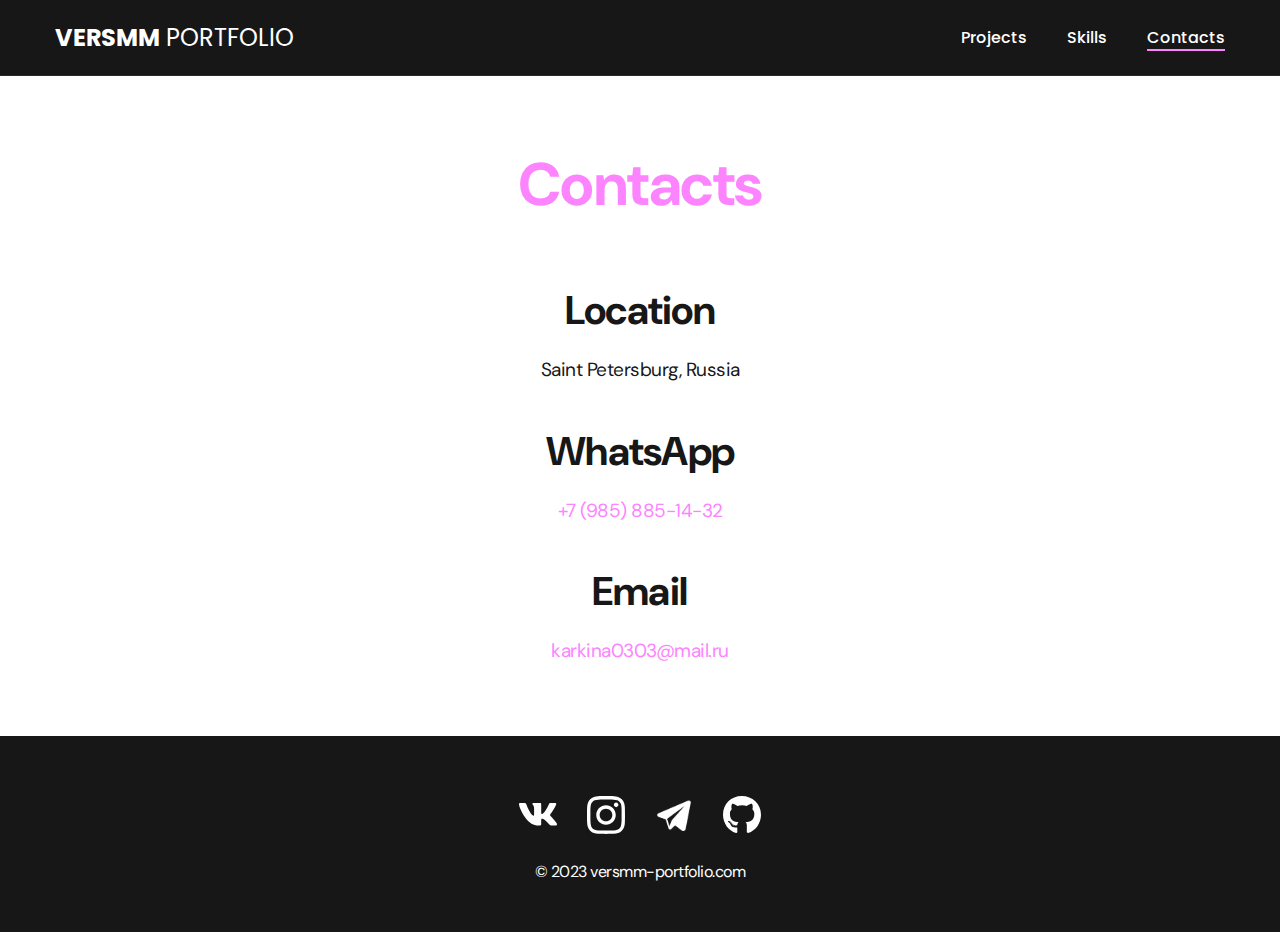
<file: contacts.html>
<!DOCTYPE html>
<html lang="en">
<head>
    <meta charset="UTF-8">
    <meta http-equiv="X-UA-Compatible" content="IE=edge">
    <meta name="viewport" content="width=device-width, initial-scale=1.0">
    <title>Smm portfolio</title>
    <link rel="stylesheet" href="./css/main.css">
</head>
<body>
    <nav class="nav">
        <div class="container">
            <div class="nav-row">
                <a href="./index.html" class="logo"><strong>VERSMM</strong> PORTFOLIO</a>
                <ul class="nav-list">
                    <li class="nav-list__item"><a href="./index.html" class="nav-list__link">Projects</a></li>
                    <li class="nav-list__item"><a href="./skills.html" class="nav-list__link">Skills</a></li>
                    <li class="nav-list__item"><a href="./contacts.html" class="nav-list__link nav-list__link--active">Contacts</a></li>
                </ul>
            </div>
        </div>
    </nav>

    <main class="section">
        <div class="container">
            <h1 class="title-1">Contacts</h1>

            <ul class="content-list">
                <li class="content-list__item">
                    <h2 class="title-2">Location</h2>
                    <p>Saint Petersburg, Russia</p>
                </li>
                <li class="content-list__item">
                    <h2 class="title-2">WhatsApp</h2>
                    <p><a href="tel:+79858851432">+7 (985) 885-14-32</a></p>
                </li>
                <li class="content-list__item">
                    <h2 class="title-2">Email</h2>
                    <p><a href="mailto:karkina0303@mail.ru">karkina0303@mail.ru</a></p>
                </li>
            </ul>
        </div>
    </main>

    <footer class="footer">
        <div class="container">
            <div class="footer__wrapper">
                <ul class="social">
                    <li class="social__item"><a href="https://vk.com/verruunya"><img src="./img/icons/vk.svg" alt="Link"></a></li>
                    <li class="social__item"><a href="https://instagram.com/verruunya?igshid=NTc4MTIwNjQ2YQ=="><img src="./img/icons/instagram.svg" alt="Link"></a></li>
                    <li class="social__item"><a href="https://t.me/verruunya"><img src="./img/icons/tg.svg" alt="Link"></a></li>
                    <li class="social__item"><a href="https://github.com/Verchik14"><img src="./img/icons/gitHub.svg" alt="Link"></a></li>
                </ul>
                <div class="copyright">
                    <p>© 2023 versmm-portfolio.com</p>
                </div>
            </div>
        </div>
    </footer>

</body>
</html>
</file>
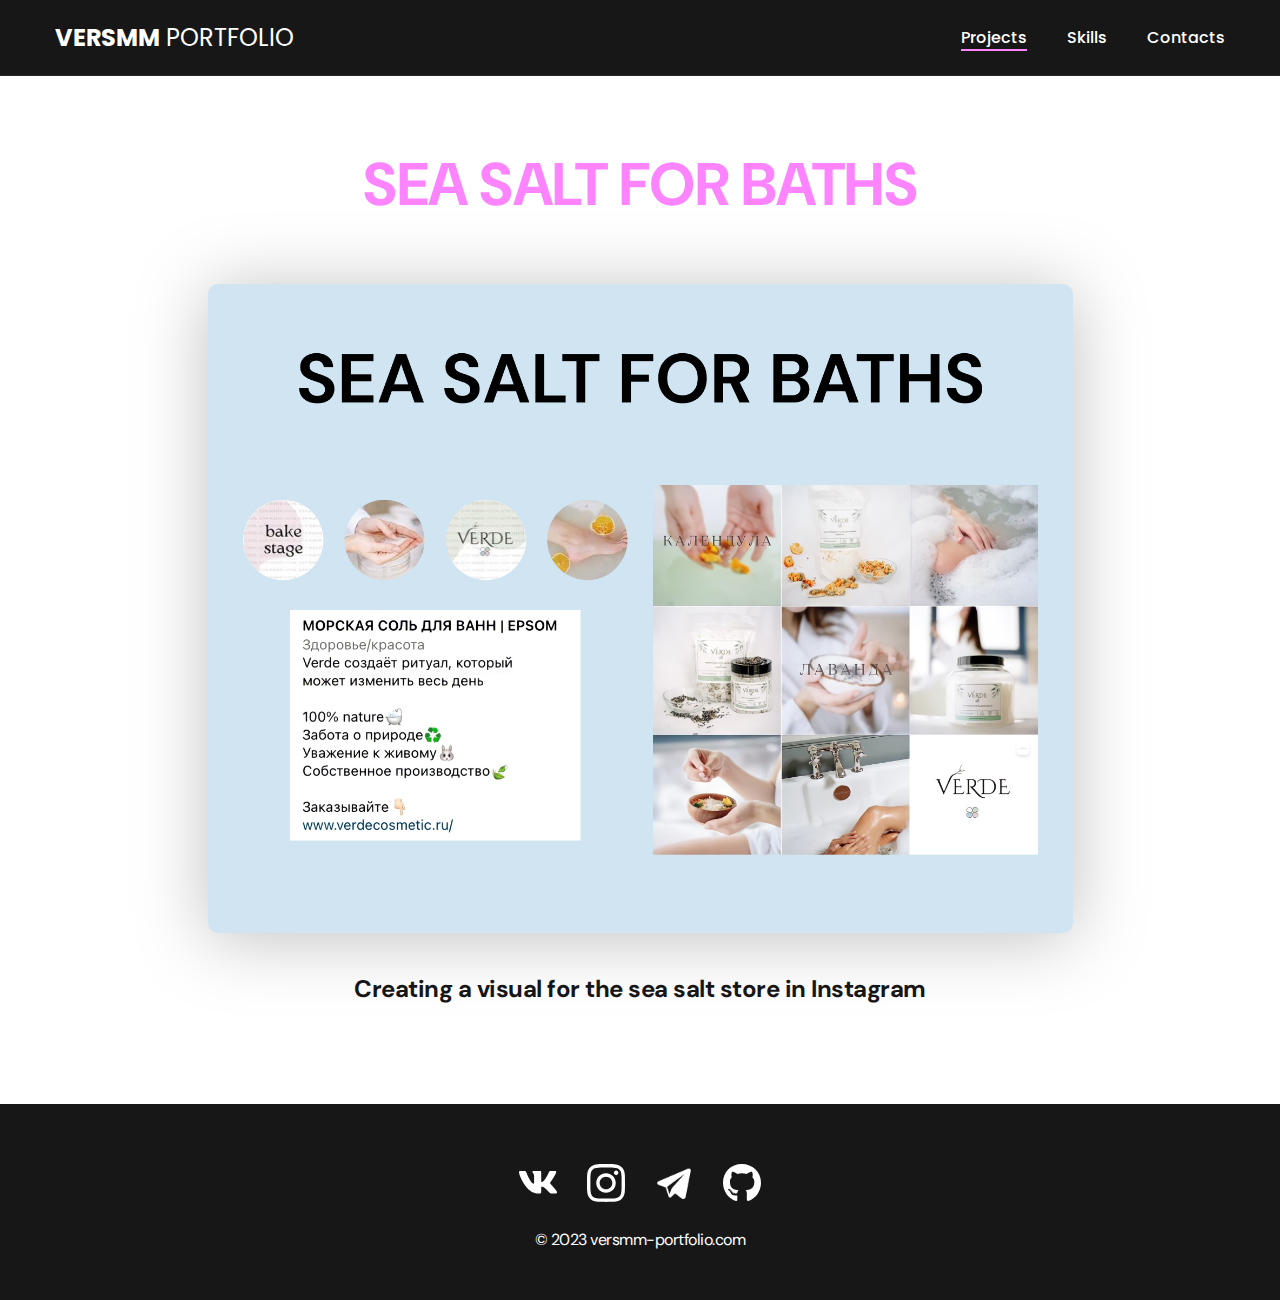
<file: project-page1.html>
<!DOCTYPE html>
<html lang="en">
<head>
    <meta charset="UTF-8">
    <meta http-equiv="X-UA-Compatible" content="IE=edge">
    <meta name="viewport" content="width=device-width, initial-scale=1.0">
    <title>Smm portfolio</title>
    <link rel="stylesheet" href="./css/main.css">
</head>
<body>
    <nav class="nav">
        <div class="container">
            <div class="nav-row">
                <a href="./index.html" class="logo"><strong>VERSMM</strong> PORTFOLIO</a>
                <ul class="nav-list">
                    <li class="nav-list__item"><a href="./index.html" class="nav-list__link nav-list__link--active">Projects</a></li>
                    <li class="nav-list__item"><a href="./skills.html" class="nav-list__link">Skills</a></li>
                    <li class="nav-list__item"><a href="./contacts.html" class="nav-list__link">Contacts</a></li>
                </ul>
            </div>
        </div>
    </nav>

    <main class="section">
        <div class="container">
            <div class="project-details">
                <h1 class="title-1">SEA SALT FOR BATHS</h1>

                <img src="./img/projects/projects_inside/SEA1.jpg" alt="" class="project-details__cover">

                <div class="project-details__desc">
                    <p>Creating a visual for the sea salt store in Instagram</p>
                </div>
            
            </div>
           
        </div>
    </main>

    <footer class="footer">
        <div class="container">
            <div class="footer__wrapper">
                <ul class="social">
                    <li class="social__item"><a href="https://vk.com/verruunya"><img src="./img/icons/vk.svg" alt="Link"></a></li>
                    <li class="social__item"><a href="https://instagram.com/verruunya?igshid=NTc4MTIwNjQ2YQ=="><img src="./img/icons/instagram.svg" alt="Link"></a></li>
                    <li class="social__item"><a href="https://t.me/verruunya"><img src="./img/icons/tg.svg" alt="Link"></a></li>
                    <li class="social__item"><a href="https://github.com/Verchik14"><img src="./img/icons/gitHub.svg" alt="Link"></a></li>
                </ul>
                <div class="copyright">
                    <p>© 2023 versmm-portfolio.com</p>
                </div>
            </div>
        </div>
    </footer>

</body>
</html>
</file>
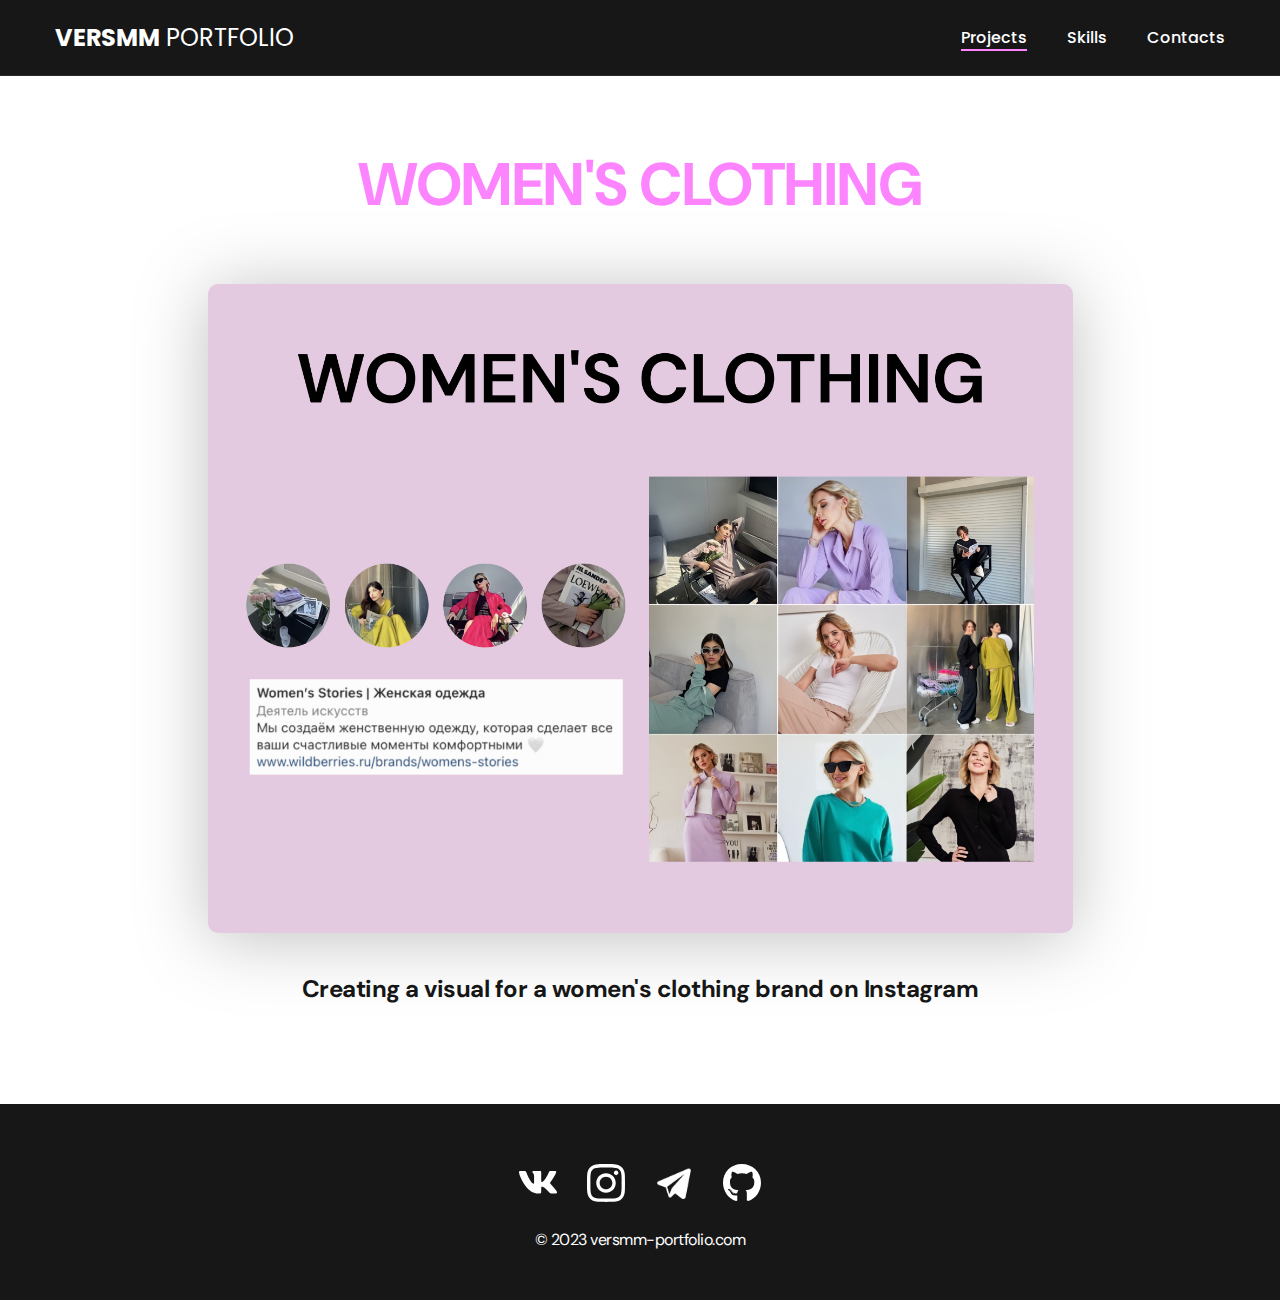
<file: project-page2.html>
<!DOCTYPE html>
<html lang="en">
<head>
    <meta charset="UTF-8">
    <meta http-equiv="X-UA-Compatible" content="IE=edge">
    <meta name="viewport" content="width=device-width, initial-scale=1.0">
    <title>Smm portfolio</title>
    <link rel="stylesheet" href="./css/main.css">
</head>
<body>
    <nav class="nav">
        <div class="container">
            <div class="nav-row">
                <a href="./index.html" class="logo"><strong>VERSMM</strong> PORTFOLIO</a>
                <ul class="nav-list">
                    <li class="nav-list__item"><a href="./index.html" class="nav-list__link nav-list__link--active">Projects</a></li>
                    <li class="nav-list__item"><a href="./skills.html" class="nav-list__link">Skills</a></li>
                    <li class="nav-list__item"><a href="./contacts.html" class="nav-list__link">Contacts</a></li>
                </ul>
            </div>
        </div>
    </nav>

    <main class="section">
        <div class="container">
            <div class="project-details">
                <h1 class="title-1">WOMEN'S CLOTHING</h1>

                <img src="./img/projects/projects_inside/WOMEN1.jpg" alt="" class="project-details__cover">

                <div class="project-details__desc">
                    <p>Creating a visual for a women's clothing brand on Instagram</p>
                </div>
            
            </div>
           
        </div>
    </main>

    <footer class="footer">
        <div class="container">
            <div class="footer__wrapper">
                <ul class="social">
                    <li class="social__item"><a href="https://vk.com/verruunya"><img src="./img/icons/vk.svg" alt="Link"></a></li>
                    <li class="social__item"><a href="https://instagram.com/verruunya?igshid=NTc4MTIwNjQ2YQ=="><img src="./img/icons/instagram.svg" alt="Link"></a></li>
                    <li class="social__item"><a href="https://t.me/verruunya"><img src="./img/icons/tg.svg" alt="Link"></a></li>
                    <li class="social__item"><a href="https://github.com/Verchik14"><img src="./img/icons/gitHub.svg" alt="Link"></a></li>
                </ul>
                <div class="copyright">
                    <p>© 2023 versmm-portfolio.com</p>
                </div>
            </div>
        </div>
    </footer>

</body>
</html>
</file>
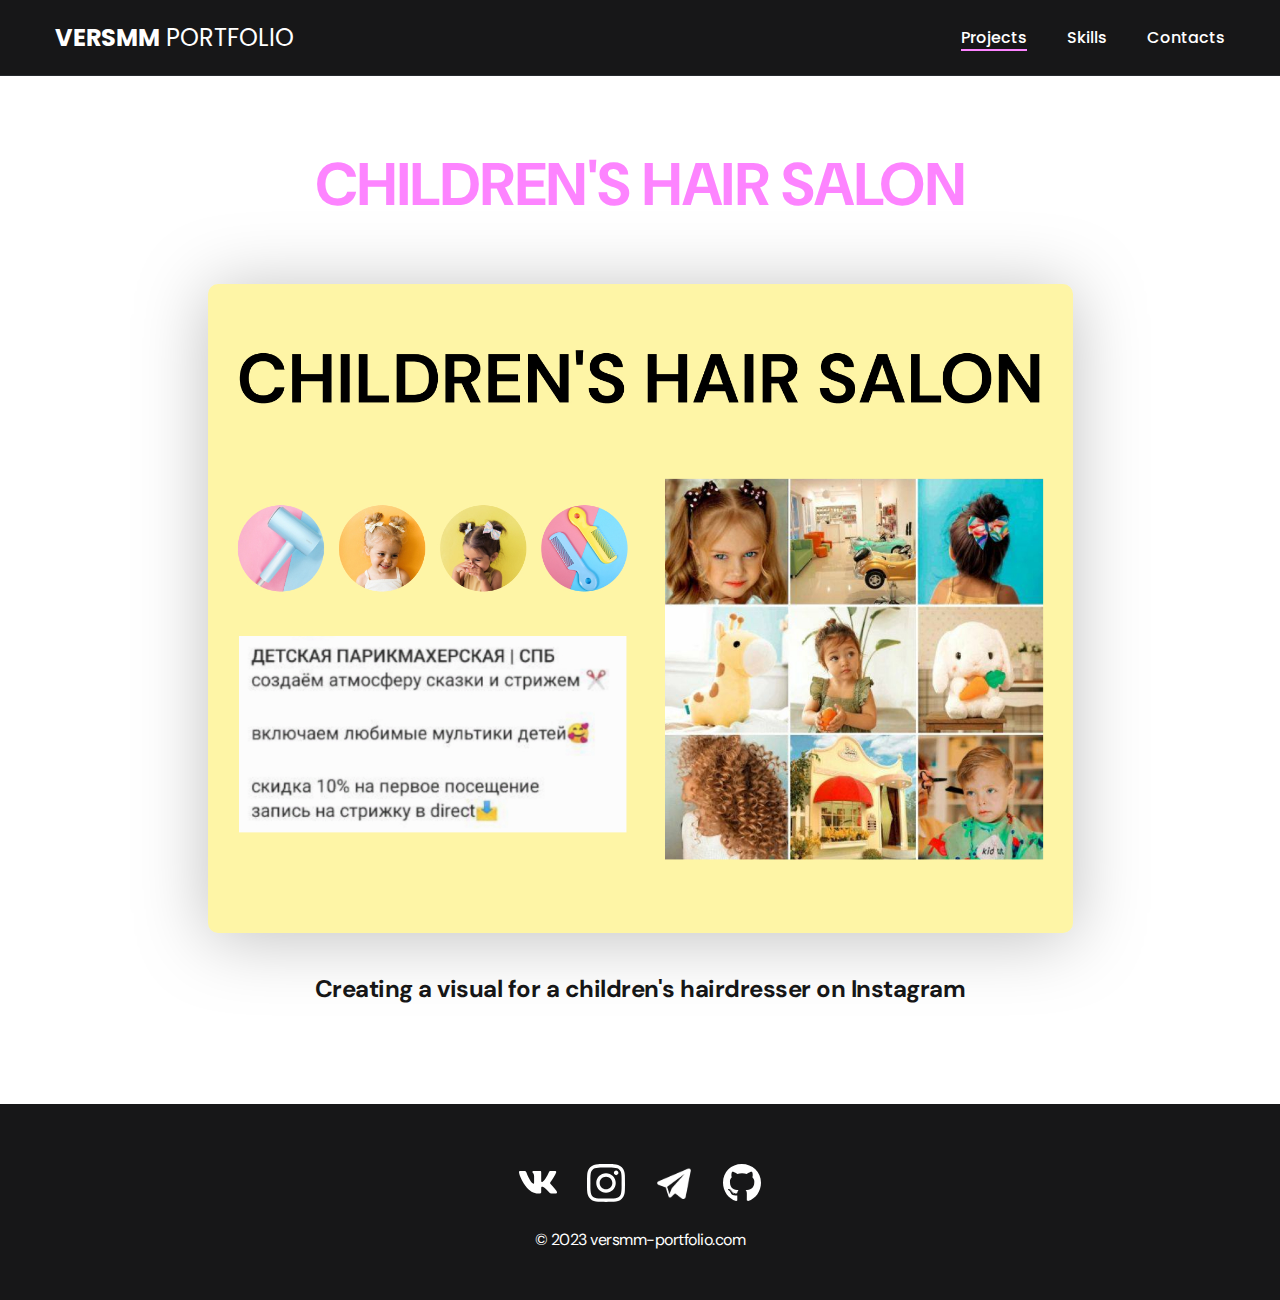
<file: project-page3.html>
<!DOCTYPE html>
<html lang="en">
<head>
    <meta charset="UTF-8">
    <meta http-equiv="X-UA-Compatible" content="IE=edge">
    <meta name="viewport" content="width=device-width, initial-scale=1.0">
    <title>Smm portfolio</title>
    <link rel="stylesheet" href="./css/main.css">
</head>
<body>
    <nav class="nav">
        <div class="container">
            <div class="nav-row">
                <a href="./index.html" class="logo"><strong>VERSMM</strong> PORTFOLIO</a>
                <ul class="nav-list">
                    <li class="nav-list__item"><a href="./index.html" class="nav-list__link nav-list__link--active">Projects</a></li>
                    <li class="nav-list__item"><a href="./skills.html" class="nav-list__link">Skills</a></li>
                    <li class="nav-list__item"><a href="./contacts.html" class="nav-list__link">Contacts</a></li>
                </ul>
            </div>
        </div>
    </nav>

    <main class="section">
        <div class="container">
            <div class="project-details">
                <h1 class="title-1">CHILDREN'S HAIR SALON</h1>

                <img src="./img/projects/projects_inside/HAIR1.jpg" alt="" class="project-details__cover">

                <div class="project-details__desc">
                    <p>Creating a visual for a children's hairdresser on Instagram</p>
                </div>
            
            </div>
           
        </div>
    </main>

    <footer class="footer">
        <div class="container">
            <div class="footer__wrapper">
                <ul class="social">
                    <li class="social__item"><a href="https://vk.com/verruunya"><img src="./img/icons/vk.svg" alt="Link"></a></li>
                    <li class="social__item"><a href="https://instagram.com/verruunya?igshid=NTc4MTIwNjQ2YQ=="><img src="./img/icons/instagram.svg" alt="Link"></a></li>
                    <li class="social__item"><a href="https://t.me/verruunya"><img src="./img/icons/tg.svg" alt="Link"></a></li>
                    <li class="social__item"><a href="https://github.com/Verchik14"><img src="./img/icons/gitHub.svg" alt="Link"></a></li>
                </ul>
                <div class="copyright">
                    <p>© 2023 versmm-portfolio.com</p>
                </div>
            </div>
        </div>
    </footer>

</body>
</html>
</file>
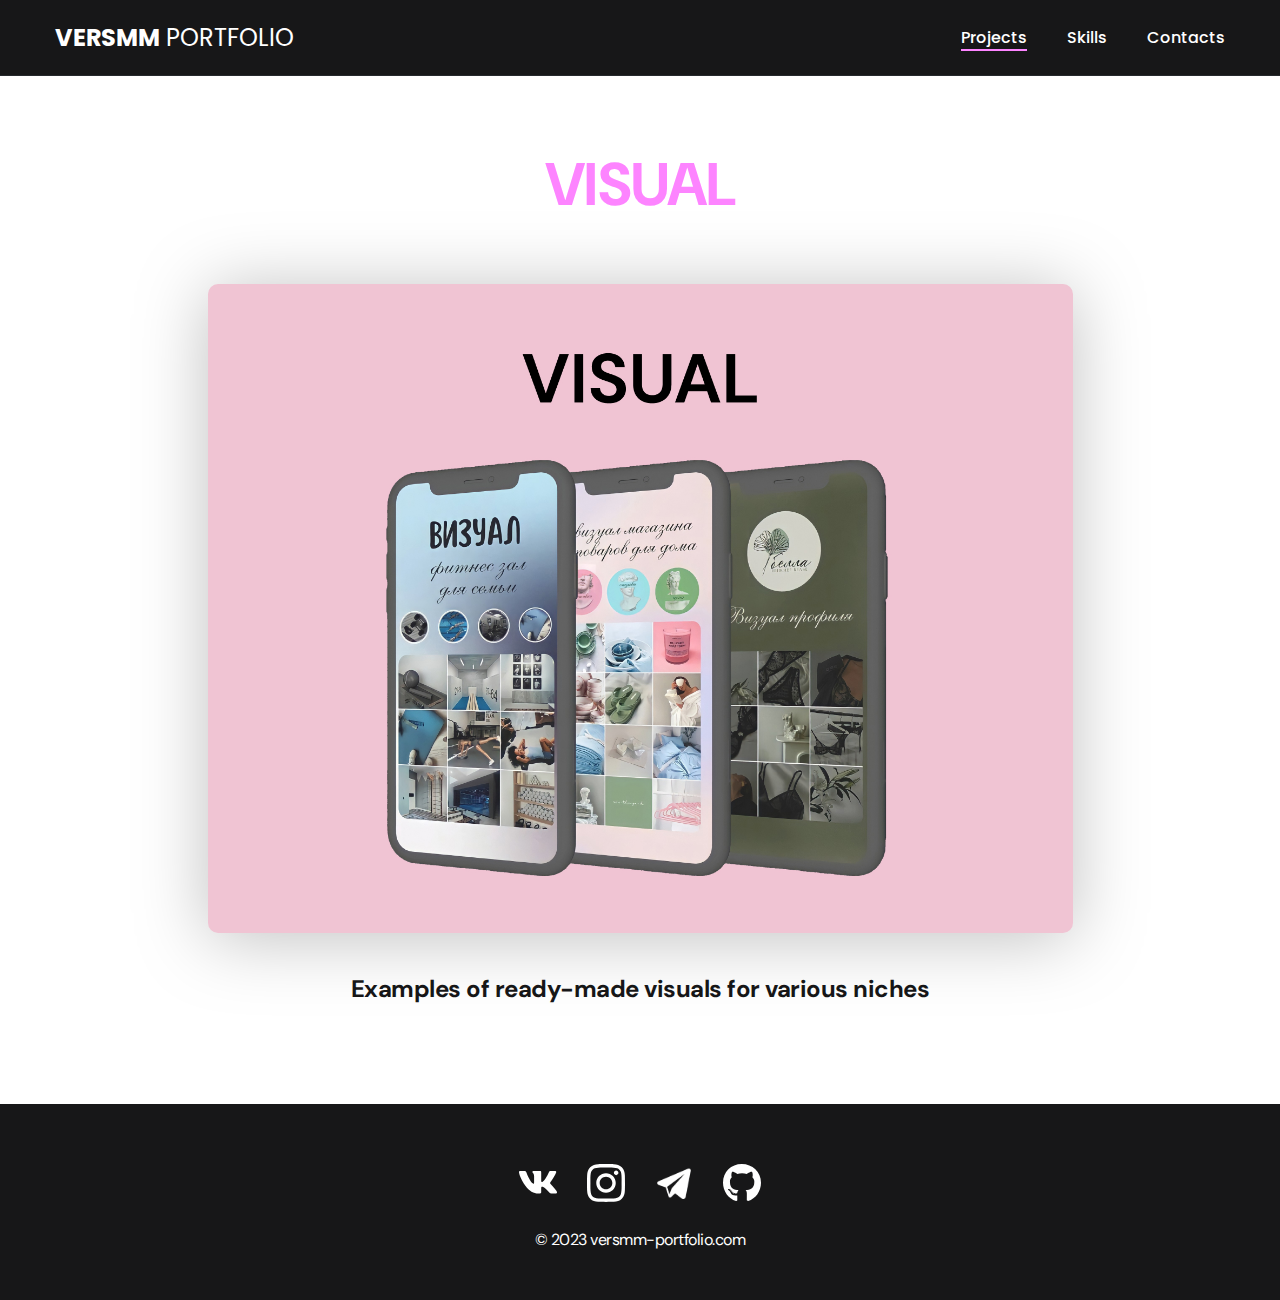
<file: project-page4.html>
<!DOCTYPE html>
<html lang="en">
<head>
    <meta charset="UTF-8">
    <meta http-equiv="X-UA-Compatible" content="IE=edge">
    <meta name="viewport" content="width=device-width, initial-scale=1.0">
    <title>Smm portfolio</title>
    <link rel="stylesheet" href="./css/main.css">
</head>
<body>
    <nav class="nav">
        <div class="container">
            <div class="nav-row">
                <a href="./index.html" class="logo"><strong>VERSMM</strong> PORTFOLIO</a>
                <ul class="nav-list">
                    <li class="nav-list__item"><a href="./index.html" class="nav-list__link nav-list__link--active">Projects</a></li>
                    <li class="nav-list__item"><a href="./skills.html" class="nav-list__link">Skills</a></li>
                    <li class="nav-list__item"><a href="./contacts.html" class="nav-list__link">Contacts</a></li>
                </ul>
            </div>
        </div>
    </nav>

    <main class="section">
        <div class="container">
            <div class="project-details">
                <h1 class="title-1">VISUAL</h1>

                <img src="./img/projects/projects_inside/VISUAL1.jpg" alt="" class="project-details__cover">

                <div class="project-details__desc">
                    <p>Examples of ready-made visuals for various niches</p>
                </div>
            
            </div>
           
        </div>
    </main>

    <footer class="footer">
        <div class="container">
            <div class="footer__wrapper">
                <ul class="social">
                    <li class="social__item"><a href="https://vk.com/verruunya"><img src="./img/icons/vk.svg" alt="Link"></a></li>
                    <li class="social__item"><a href="https://instagram.com/verruunya?igshid=NTc4MTIwNjQ2YQ=="><img src="./img/icons/instagram.svg" alt="Link"></a></li>
                    <li class="social__item"><a href="https://t.me/verruunya"><img src="./img/icons/tg.svg" alt="Link"></a></li>
                    <li class="social__item"><a href="https://github.com/Verchik14"><img src="./img/icons/gitHub.svg" alt="Link"></a></li>
                </ul>
                <div class="copyright">
                    <p>© 2023 versmm-portfolio.com</p>
                </div>
            </div>
        </div>
    </footer>

</body>
</html>
</file>
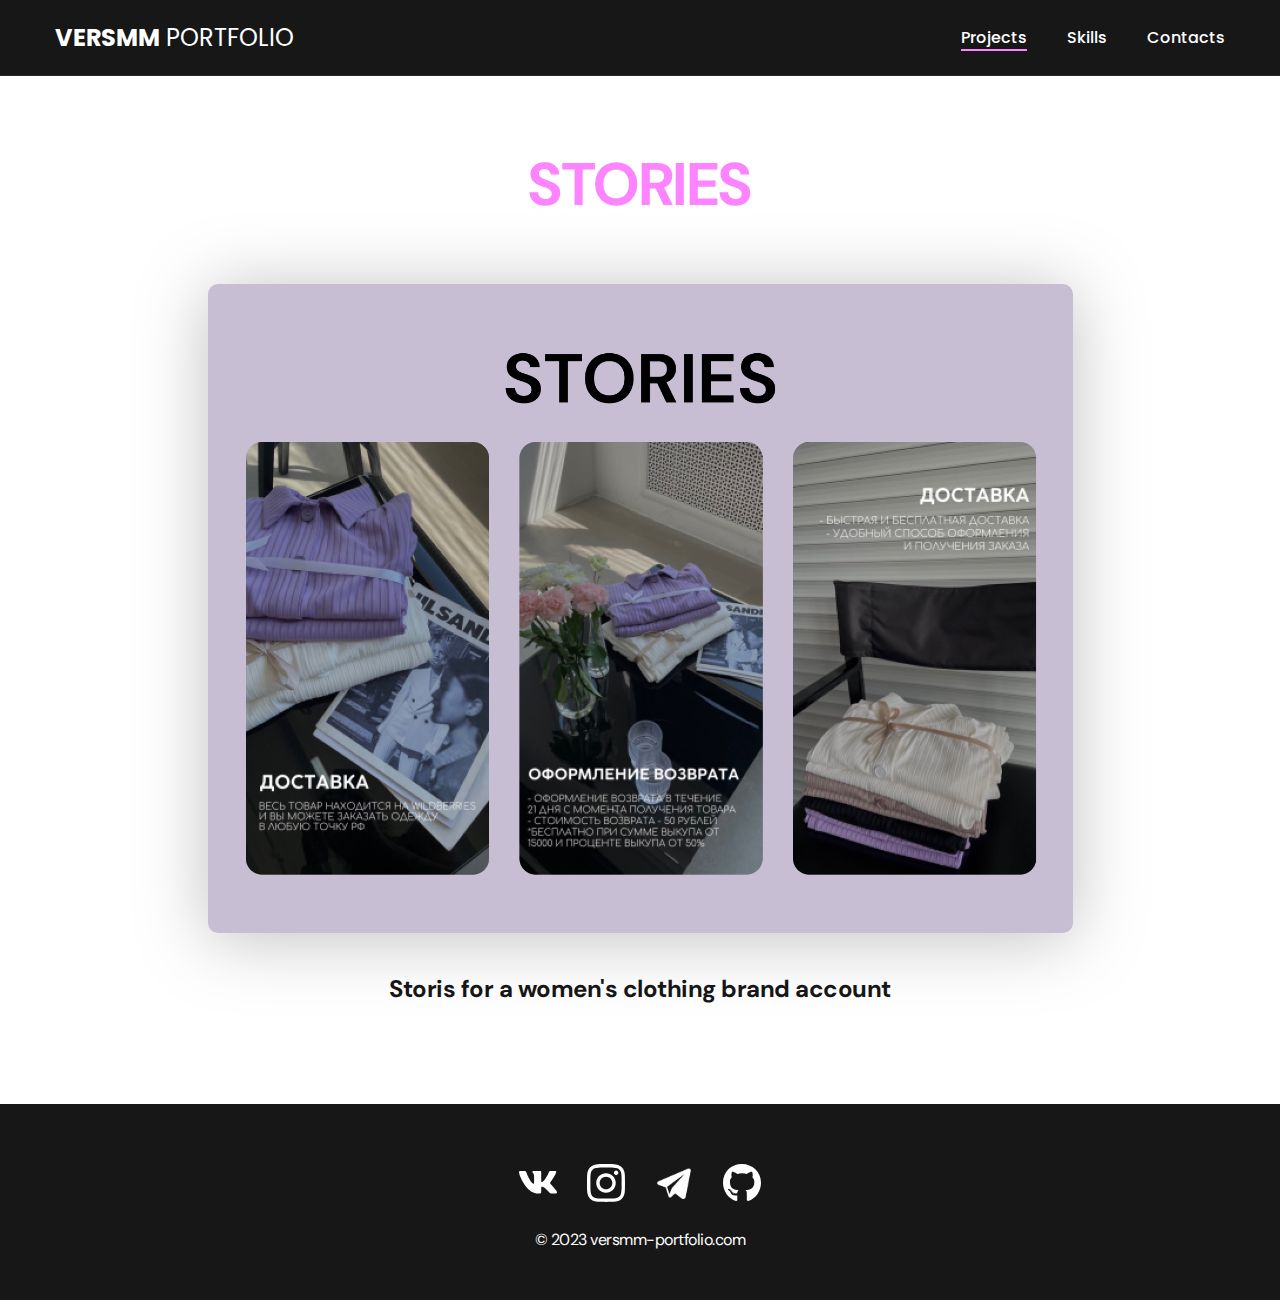
<file: project-page5.html>
<!DOCTYPE html>
<html lang="en">
<head>
    <meta charset="UTF-8">
    <meta http-equiv="X-UA-Compatible" content="IE=edge">
    <meta name="viewport" content="width=device-width, initial-scale=1.0">
    <title>Smm portfolio</title>
    <link rel="stylesheet" href="./css/main.css">
</head>
<body>
    <nav class="nav">
        <div class="container">
            <div class="nav-row">
                <a href="./index.html" class="logo"><strong>VERSMM</strong> PORTFOLIO</a>
                <ul class="nav-list">
                    <li class="nav-list__item"><a href="./index.html" class="nav-list__link nav-list__link--active">Projects</a></li>
                    <li class="nav-list__item"><a href="./skills.html" class="nav-list__link">Skills</a></li>
                    <li class="nav-list__item"><a href="./contacts.html" class="nav-list__link">Contacts</a></li>
                </ul>
            </div>
        </div>
    </nav>

    <main class="section">
        <div class="container">
            <div class="project-details">
                <h1 class="title-1">STORIES</h1>

                <img src="./img/projects/projects_inside/STORIES1.jpg" alt="" class="project-details__cover">

                <div class="project-details__desc">
                    <p>Storis for a women's clothing brand account</p>
                </div>
            
            </div>
           
        </div>
    </main>

    <footer class="footer">
        <div class="container">
            <div class="footer__wrapper">
                <ul class="social">
                    <li class="social__item"><a href="https://vk.com/verruunya"><img src="./img/icons/vk.svg" alt="Link"></a></li>
                    <li class="social__item"><a href="https://instagram.com/verruunya?igshid=NTc4MTIwNjQ2YQ=="><img src="./img/icons/instagram.svg" alt="Link"></a></li>
                    <li class="social__item"><a href="https://t.me/verruunya"><img src="./img/icons/tg.svg" alt="Link"></a></li>
                    <li class="social__item"><a href="https://github.com/Verchik14"><img src="./img/icons/gitHub.svg" alt="Link"></a></li>
                </ul>
                <div class="copyright">
                    <p>© 2023 versmm-portfolio.com</p>
                </div>
            </div>
        </div>
    </footer>

</body>
</html>
</file>
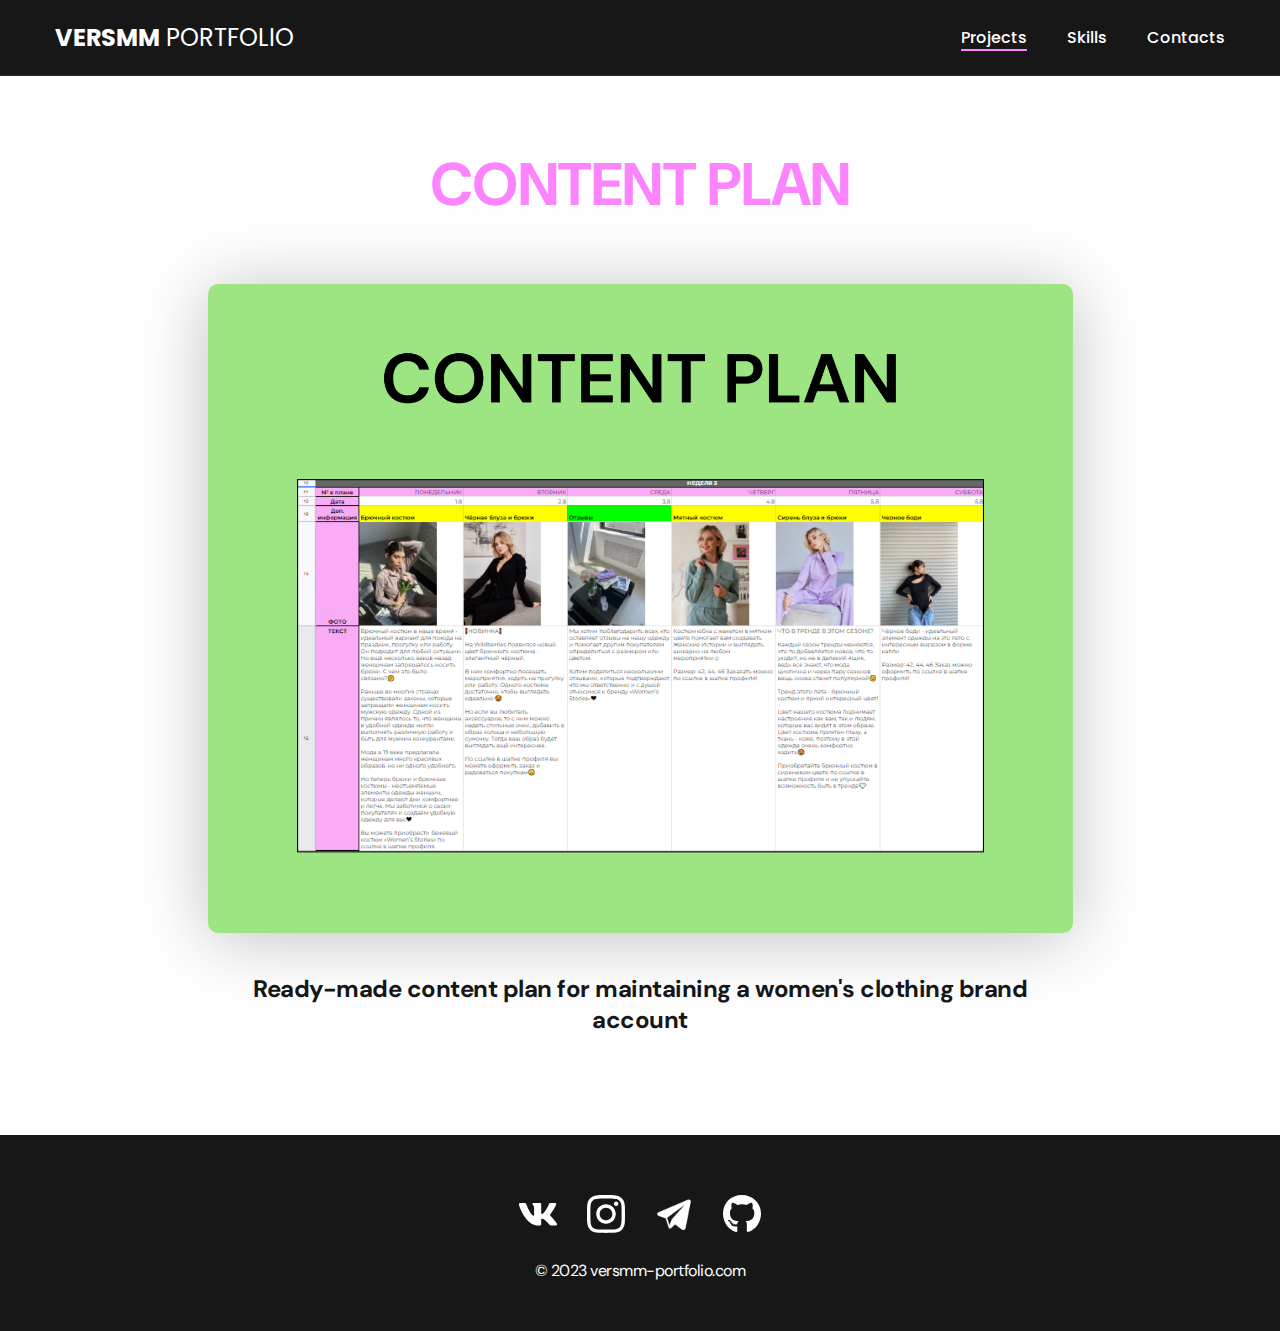
<file: project-page6.html>
<!DOCTYPE html>
<html lang="en">
<head>
    <meta charset="UTF-8">
    <meta http-equiv="X-UA-Compatible" content="IE=edge">
    <meta name="viewport" content="width=device-width, initial-scale=1.0">
    <title>Smm portfolio</title>
    <link rel="stylesheet" href="./css/main.css">
</head>
<body>
    <nav class="nav">
        <div class="container">
            <div class="nav-row">
                <a href="./index.html" class="logo"><strong>VERSMM</strong> PORTFOLIO</a>
                <ul class="nav-list">
                    <li class="nav-list__item"><a href="./index.html" class="nav-list__link nav-list__link--active">Projects</a></li>
                    <li class="nav-list__item"><a href="./skills.html" class="nav-list__link">Skills</a></li>
                    <li class="nav-list__item"><a href="./contacts.html" class="nav-list__link">Contacts</a></li>
                </ul>
            </div>
        </div>
    </nav>

    <main class="section">
        <div class="container">
            <div class="project-details">
                <h1 class="title-1">CONTENT PLAN</h1>

                <img src="./img/projects/projects_inside/CONTENT1.jpg" alt="" class="project-details__cover">

                <div class="project-details__desc">
                    <p>Ready-made content plan for maintaining a women's clothing brand account</p>
                </div>
            
            </div>
           
        </div>
    </main>

    <footer class="footer">
        <div class="container">
            <div class="footer__wrapper">
                <ul class="social">
                    <li class="social__item"><a href="https://vk.com/verruunya"><img src="./img/icons/vk.svg" alt="Link"></a></li>
                    <li class="social__item"><a href="https://instagram.com/verruunya?igshid=NTc4MTIwNjQ2YQ=="><img src="./img/icons/instagram.svg" alt="Link"></a></li>
                    <li class="social__item"><a href="https://t.me/verruunya"><img src="./img/icons/tg.svg" alt="Link"></a></li>
                    <li class="social__item"><a href="https://github.com/Verchik14"><img src="./img/icons/gitHub.svg" alt="Link"></a></li>
                </ul>
                <div class="copyright">
                    <p>© 2023 versmm-portfolio.com</p>
                </div>
            </div>
        </div>
    </footer>

</body>
</html>
</file>
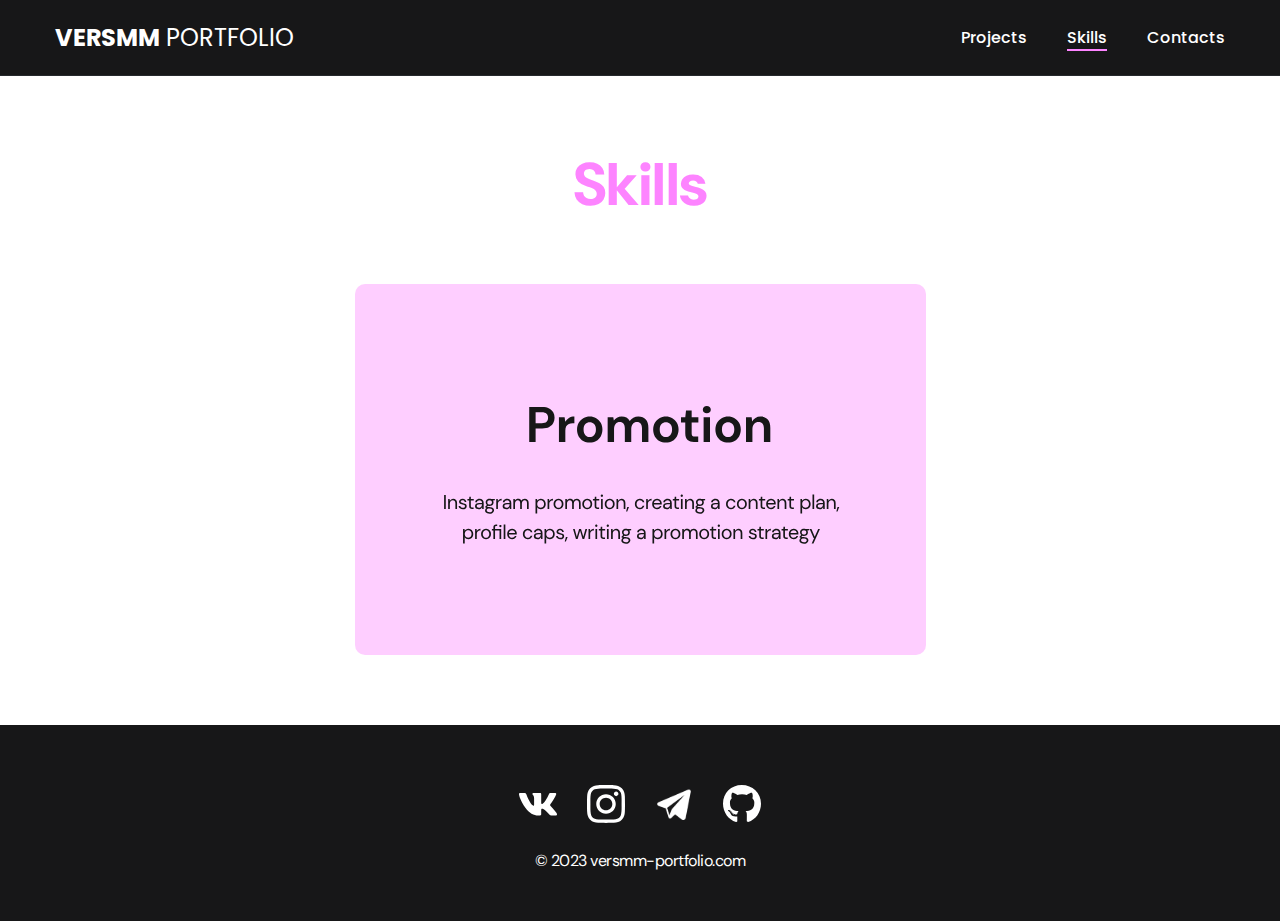
<file: skills.html>
<!DOCTYPE html>
<html lang="en">
<head>
    <meta charset="UTF-8">
    <meta http-equiv="X-UA-Compatible" content="IE=edge">
    <meta name="viewport" content="width=device-width, initial-scale=1.0">
    <title>Smm portfolio</title>
    <link rel="stylesheet" href="./css/main.css">
</head>
<body>
    <nav class="nav">
        <div class="container">
            <div class="nav-row">
                <a href="./index.html" class="logo"><strong>VERSMM</strong> PORTFOLIO</a>
                <ul class="nav-list">
                    <li class="nav-list__item"><a href="./index.html" class="nav-list__link">Projects</a></li>
                    <li class="nav-list__item"><a href="./skills.html" class="nav-list__link nav-list__link--active">Skills</a></li>
                    <li class="nav-list__item"><a href="./contacts.html" class="nav-list__link">Contacts</a></li>
                </ul>
            </div>
        </div>
    </nav>

    <main class="section">
        <div class="container">
            <h1 class="title-1">Skills</h1>
            <div class="slider">
                <img src="./img/skills/skills111.svg" alt="Skills 1">
                <img src="./img/skills/skills222.svg" alt="Skills 2">
                <img src="./img/skills/skills333.svg" alt="Skills 3">
            </div>
        </div>
    </main>

    <footer class="footer">
        <div class="container">
            <div class="footer__wrapper">
                <ul class="social">
                    <li class="social__item"><a href="https://vk.com/verruunya"><img src="./img/icons/vk.svg" alt="Link"></a></li>
                    <li class="social__item"><a href="https://instagram.com/verruunya?igshid=NTc4MTIwNjQ2YQ=="><img src="./img/icons/instagram.svg" alt="Link"></a></li>
                    <li class="social__item"><a href="https://t.me/verruunya"><img src="./img/icons/tg.svg" alt="Link"></a></li>
                    <li class="social__item"><a href="https://github.com/Verchik14"><img src="./img/icons/gitHub.svg" alt="Link"></a></li>
                </ul>
                <div class="copyright">
                    <p>© 2023 versmm-portfolio.com</p>
                </div>
            </div>
        </div>
    </footer>

    <script src="./js/slider.js"></script>

</body>
</html>
</file>
<file: css/main.css>
@import "./reser.css";
@import url('https://fonts.googleapis.com/css2?family=DM+Sans:wght@400;500;700&family=Poppins:wght@400;500;700&display=swap');

/*
font-family: 'DM Sans', sans-serif;
font-family: 'Poppins', sans-serif;
*/


html, body {
    scroll-behavior: smooth;
    font-family: 'DM Sans', sans-serif;
    letter-spacing: -0.5px;
    color: #171718; 
    height: 100%;
    display: flex;
    flex-direction: column;
}

.container {
    margin: 0 auto;
    padding: 0 15px;
    max-width: 1200px;
}

/* Nav */

.nav {
    padding: 20px 0;
    border-bottom: 1px solid #26292D;
    background-color: #171718;
    color: #FFF;
    letter-spacing: normal;
}

.nav-row {
    display: flex;
    justify-content: space-between;
    align-items: center;
    column-gap: 30px;
    row-gap: 20px;
    flex-wrap: wrap;
}

.logo {
    color: #FFF;
    font-size: 24px;
    font-family: 'Poppins', sans-serif;
}

.logo strong {
    font-weight: 700;
}

.nav-list {
    display: flex;
    align-items: center;
    column-gap: 40px;
    font-size: 16px;
    font-weight: 500;
    font-family: 'Poppins', sans-serif;
}


.nav-list__link {
    color: #FFF;
    transition: opacity 0.2s ease-in;
}

.nav-list__link:hover {
    opacity: 0.8;
}

.nav-list__link--active {
    position: relative;
}

.nav-list__link--active::before {
    content: "";

    position: absolute;
    left: 0;
    top: 100%;

    display: block;
    height: 2px;
    width: 100%;
    background-color: #FD84FF;
}

/* Header */

.header {
    padding: 40px 0;
    min-height: 695px;

    display: flex;
    justify-content: center;
    align-items: center;

    background-color: #171718;
    background-image: url(./../img/header_bg.png);
    background-repeat: no-repeat;
    background-size: auto;
    background-position: center center;

    color: #FFF;
    text-align: center;
}

.header__wrapper {
    padding: 0 15px;
    max-width: 660px;
}

.header__title {
    margin-bottom: 20px;
    font-size: 40px;
    font-weight: 700;
    line-height: 1.4;

}

.header__title strong {
    font-size: 60px;
    font-weight: 700;
}

.header__title em {
    font-style: normal;
    color: #FD84FF;
}

.header__text {
    margin-bottom: 40px;
    font-size: 18px;
    line-height: 1.333;
}

/* Btn */

.btn {
    display: inline-block;
    height: 48px;
    padding: 12px 28px;

    border-radius: 5px;
    background-color: #FD84FF;

    color: #171718;
    letter-spacing: 0.15px;
    font-size: 16px;
    font-weight: 500;

    transition: opacity 0.2s ease-in;
}

.btn:hover {
    opacity: 0.8;
}

.btn:active {
    position: relative;
    top: 1px;
}

/* General */

.section {
    padding: 70px 0;
}


.title-1 {
    margin-bottom: 60px;
    font-size: 60px;
    font-weight: 700;
    line-height: 1.3;
    color: #FD84FF;
    text-align: center;
}

.title-2{
    margin-bottom: 20px;

    font-size: 40px;
    font-weight: 700;
    line-height: 1.3;
}

/* Projects */


.projects {
    display: flex;
    justify-content: center;
    flex-wrap: wrap;
    column-gap: 30px;
    row-gap: 30px;
}

.project {
    max-width: 370px;
    background-color: #FFF;
    box-shadow: 0px 5px 35px rgba(0, 0, 0, 0.25);
    border-radius: 10px;
}

.project__img {
    border-radius: 10px 10px 0 0;
}

.project__title {
    padding: 15px 20px 25px;
    font-size: 18px;
    font-weight: 700;
    line-height: 1.3;
    color: #6B6B6B;
    text-align: center;
}

/* Project details*/

.project-details{
    margin: 0 auto;
    max-width: 865px;

    display: flex;
    flex-direction: column;
    align-items: center;
    text-align: center;
}

.project-details__cover{
    max-width: 100%;
    margin-bottom: 40px;

    filter: drop-shadow(0px 5px 35px rgba(0, 0, 0, 0.25));
    border-radius: 10px;
}

.project-details__desc{
    margin-bottom: 30px;

    font-size: 24px;
    font-weight: 700;
    line-height: 1.3;
}

/* Slider */
.slider {
    position: relative;
    max-width: 571px;
    height: 371px;
    margin: 0 auto;
    overflow: hidden;
}
.slider img {
    position: absolute;
    top: 0;
    left: 0;
    width: 100%;
    max-height: 100%;
    opacity: 0;
    transition: opacity 0.5s;
}
    
.slider img:first-child {
    opacity: 1;
}

/* Content list */

.content-list{
    margin: 0 auto;
    max-width: 550px;
    display: flex;
    flex-direction: column;
    align-items: center;
    row-gap: 40px;
    text-align: center;
}

.content-list a{
    color: #FD84FF;
}

.content-list__item{
    font-size: 19px;
    line-height: 1.5;
}

/* Footer */

.footer {
    margin-top: auto;
    padding: 60px 0 50px;
    background-color: #171718;
    color: #FFF;
}

.footer__wrapper {
    display: flex;
    flex-direction: column;
    align-items: center;
    row-gap: 27px;
}

.social {
    display: flex;
    column-gap: 30px;
    align-items: center;
}

.copyright {
    font-size: 16px;
    color: #FFF;
}

@media (max-width: 620px) {
    .header {
        min-height: unset;
        background-image: url(./../img/header_bg.png);
        background-size: 300px;
    }

    .header__title {
        font-size: 30px;
    }

    .header__title strong {
        font-size: 40px;
    }

    .section {
        padding: 40px;
    }

    .title-1 {
        margin-bottom: 30px;
        font-size: 40px;
    }

    .title-2 {
        margin-bottom: 10px;
        font-size: 30px;
    }

    .project__title {
        font-size: 22px;
    }

    .project-details__desc {
        margin-bottom: 20px;
        font-size: 22px;
    }

    .footer {
        padding: 40px 0 30px;
    }

    .footer__wrapper {
        row-gap: 20px;
    }
    
    .social {
        column-gap: 20px;
    }
    
    .social__item {
        width: 28px;
    }

    .content-list {
        row-gap: 20px;
    }

    .content-list__item {
        font-size: 16px;
    }
}
</file>
